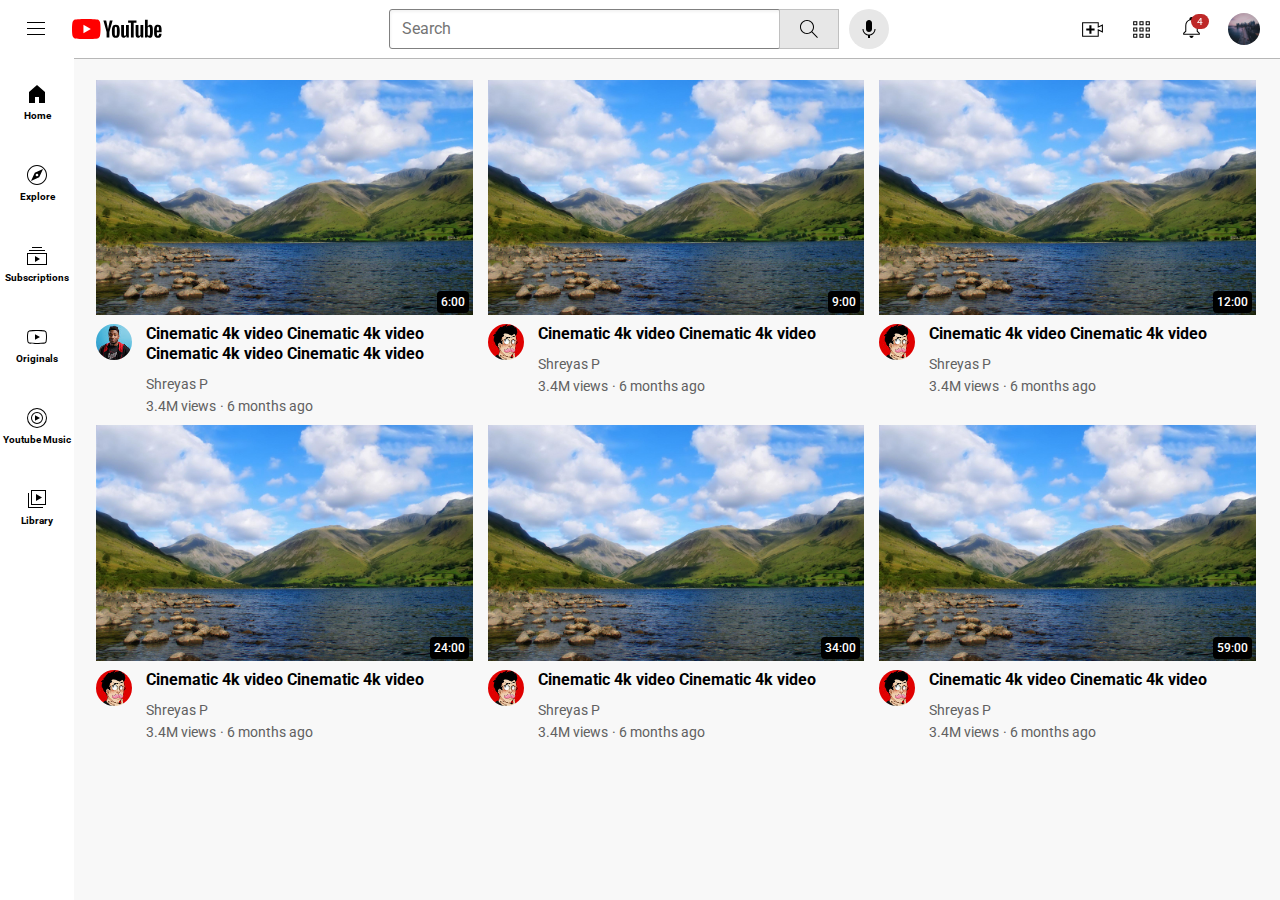
<file: index.html>
<!DOCTYPE html>

<html style="font-family: Roboto, Arial, sans-serif;">
    <head>
        <title>Youtube Clone</title>
    
        <link rel="preconnect" href="https://fonts.googleapis.com">
        <link rel="preconnect" href="https://fonts.gstatic.com" crossorigin>
        <link rel="stylesheet" href="https://fonts.googleapis.com/css?family=Roboto" >
        <link rel="stylesheet" href="yt/general.css">
        <link rel="stylesheet" href="yt/ytheader.css">
        <link rel="stylesheet" href="yt/ytbody.css">
        <link rel="stylesheet" href="yt/ytsidebar.css">
    </head>
    <body>

        <div class="header">
            <div class="left-section">
                    <img class="hamburger-menu" src="header images/hamburger-menu.svg">
                    <img class="youtube-logo" src="header images/youtube-logo.svg">
            </div>
            <div class="middle-section">
                <input class="searchbox" type="text" placeholder="Search">
                <button class="search-button"><img class="search-button-image" src="header images/search.svg">
                    <div class="Search-absolute">Search</div>
                </button>
                <button class="voice-search-icon-button"><img class="voice-search-icon-button-image" src="header images/voice-search-icon.svg" alt="">
                    <div class="Search-absolute">Search with your voice</div>
                </button>
            </div>
            <div class="right-section">
                <div class="upload-icon-container">
                <img class="upload-image" src="header images/upload.svg">
                <div class="Search-absolute">Create</div>
                </div>
                <img class="youtube-apps-image" src="header images/youtube-apps.svg">

                <div class="notifications-image-container">
                <img class="notifications-image" src="header images/notifications (1).svg">
                <div class="notification-image-count">4</div>
                </div>

                <img class="my-channel-image" src="header images/download.jpeg">
                    
            </div>
        </div>

        <div class="sidebar-fixed">
            <div class="sidebar-link">
                <img src="side images/home.svg">
                <div>Home</div>
            </div>
            
            <div class="sidebar-link">
                <img src="side images/explore.svg">
                <div>Explore</div>
            </div>
            <div class="sidebar-link">
                <img src="side images/subscriptions.svg">
                <div>Subscriptions</div>
            </div>
            <div class="sidebar-link">
                <img src="side images/originals.svg">
                <div>Originals</div>
            </div>
            <div class="sidebar-link">
                <img src="side images/youtube-music.svg">
                <div>Youtube Music</div>
            </div>
            <div class="sidebar-link">
                <img src="side images/library.svg">
                <div>Library</div>
            </div>
        </div>







        
        

        <div class="video-grid">

           <div class="firstimage">
                    <div class="row1st"> 
                    <img class="pic2" src="pics/72069.jpg">
                        <div class="video-time">6:00</div>
                     </div>
                <div class="video-info-grid">
                    <div class="profile_pic">
                        <img class="editprofilepic" src="yt images/channel-1.jpeg">
                    </div>
                    <div class="nexttoprofile">
                        <p class="a">Cinematic 4k video Cinematic 4k video Cinematic 4k video Cinematic 4k video </p>
                        <p class="b">Shreyas P</p>
                        <p class="c">3.4M views</p>
                        <p class="d"> &#183; 6 months ago</p>
                    </div>
                    
                    
                </div>
        </div>

        <div class="firstimage">
            <div class="row1st"> 
                <img class="pic2" src="pics/72069.jpg">
                <div class="video-time">9:00</div>
            </div>
            <div class="video-info-grid">
                <div class="profile_pic">
                    <img class="editprofilepic" src="yt images/channel-2.jpeg">
                    
                </div>
                <div class="nexttoprofile">
                    
                    <p class="a">Cinematic 4k video Cinematic 4k video  </p>
                   
                    <p class="b">Shreyas P</p>
                    <p class="c">3.4M views</p>
                    <p class="d"> &#183; 6 months ago</p>
                </div>
                
                
            </div>
        </div>



       <div class="firstimage">
            <div class="row1st"> 
                <img class="pic2" src="pics/72069.jpg">
                <div class="video-time">12:00</div>
            </div>
            <div class="video-info-grid">
                <div class="profile_pic">
                    <img class="editprofilepic" src="yt images/channel-2.jpeg">
                </div>
                <div class="nexttoprofile">
                    <p class="a">Cinematic 4k video Cinematic 4k video  </p>
                    <p class="b">Shreyas P</p>
                    <p class="c">3.4M views</p>
                    <p class="d"> &#183; 6 months ago</p>
                </div>
                
                
            </div>
        </div>

      <div class="firstimage">
            <div class="row1st"> 
                <img class="pic2" src="pics/72069.jpg">
                <div class="video-time">24:00</div>
            </div>
            <div class="video-info-grid">
                <div class="profile_pic">
                    <img class="editprofilepic" src="yt images/channel-2.jpeg">
                </div>
                <div class="nexttoprofile">
                    <p class="a">Cinematic 4k video Cinematic 4k video  </p>
                    <p class="b">Shreyas P</p>
                    <p class="c">3.4M views</p>
                    <p class="d"> &#183; 6 months ago</p>
                </div>
                
                
            </div>
        </div>


        <div class="firstimage">
            <div class="row1st"> 
                <img class="pic2" src="pics/72069.jpg">
                <div class="video-time">34:00</div>
            </div>
            <div class="video-info-grid">
                <div class="profile_pic">
                    <img class="editprofilepic" src="yt images/channel-2.jpeg">
                </div>
                <div class="nexttoprofile">
                    <p class="a">Cinematic 4k video Cinematic 4k video  </p>
                    <p class="b">Shreyas P</p>
                    <p class="c">3.4M views</p>
                    <p class="d"> &#183; 6 months ago</p>
                </div>
                
                
            </div>
        </div>


        <div class="firstimage">
            <div class="row1st"> 
                <img class="pic2" src="pics/72069.jpg">
                <div class="video-time">59:00</div>
            </div>
            <div class="video-info-grid">
                <div class="profile_pic">
                    <img class="editprofilepic" src="yt images/channel-2.jpeg">
                </div>
                <div class="nexttoprofile">
                    <p class="a">Cinematic 4k video Cinematic 4k video  </p>
                    <p class="b">Shreyas P</p>
                    <p class="c">3.4M views</p>
                    <p class="d"> &#183; 6 months ago</p>
                </div>
                
                
            </div>
        

    






    
        
    </body>
</html>
</file>
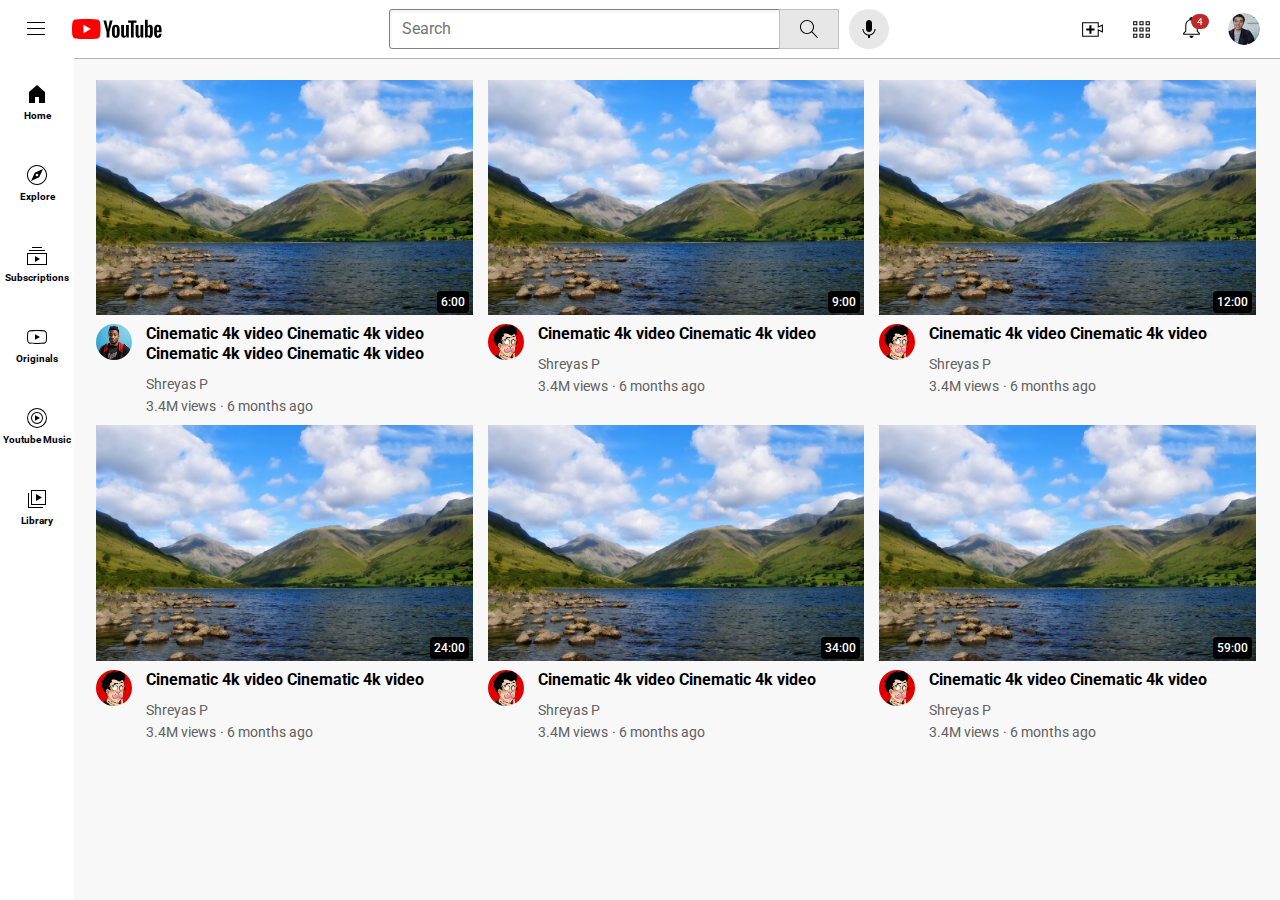
<file: youtube.html>
<!DOCTYPE html>

<html style="font-family: Roboto, Arial, sans-serif;">
    <head>
        <title>Youtube Clone</title>
    
        <link rel="preconnect" href="https://fonts.googleapis.com">
        <link rel="preconnect" href="https://fonts.gstatic.com" crossorigin>
        <link rel="stylesheet" href="https://fonts.googleapis.com/css?family=Roboto" >
        <link rel="stylesheet" href="yt/general.css">
        <link rel="stylesheet" href="yt/ytheader.css">
        <link rel="stylesheet" href="yt/ytbody.css">
        <link rel="stylesheet" href="yt/ytsidebar.css">
    </head>
    <body>

        <div class="header">
            <div class="left-section">
                    <img class="hamburger-menu" src="header images/hamburger-menu.svg">
                    <img class="youtube-logo" src="header images/youtube-logo.svg">
            </div>
            <div class="middle-section">
                <input class="searchbox" type="text" placeholder="Search">
                <button class="search-button"><img class="search-button-image" src="header images/search.svg">
                    <div class="Search-absolute">Search</div>
                </button>
                <button class="voice-search-icon-button"><img class="voice-search-icon-button-image" src="header images/voice-search-icon.svg" alt="">
                    <div class="Search-absolute">Search with your voice</div>
                </button>
            </div>
            <div class="right-section">
                <div class="upload-icon-container">
                <img class="upload-image" src="header images/upload.svg">
                <div class="Search-absolute">Create</div>
                </div>
                <img class="youtube-apps-image" src="header images/youtube-apps.svg">

                <div class="notifications-image-container">
                <img class="notifications-image" src="header images/notifications (1).svg">
                <div class="notification-image-count">4</div>
                </div>

                <img class="my-channel-image" src="header images/my-channel.jpeg">
                    
            </div>
        </div>

        <div class="sidebar-fixed">
            <div class="sidebar-link">
                <img src="side images/home.svg">
                <div>Home</div>
            </div>
            
            <div class="sidebar-link">
                <img src="side images/explore.svg">
                <div>Explore</div>
            </div>
            <div class="sidebar-link">
                <img src="side images/subscriptions.svg">
                <div>Subscriptions</div>
            </div>
            <div class="sidebar-link">
                <img src="side images/originals.svg">
                <div>Originals</div>
            </div>
            <div class="sidebar-link">
                <img src="side images/youtube-music.svg">
                <div>Youtube Music</div>
            </div>
            <div class="sidebar-link">
                <img src="side images/library.svg">
                <div>Library</div>
            </div>
        </div>







        
        

        <div class="video-grid">

           <div class="firstimage">
                    <div class="row1st"> 
                    <img class="pic2" src="pics/72069.jpg">
                        <div class="video-time">6:00</div>
                     </div>
                <div class="video-info-grid">
                    <div class="profile_pic">
                        <img class="editprofilepic" src="yt images/channel-1.jpeg">
                    </div>
                    <div class="nexttoprofile">
                        <p class="a">Cinematic 4k video Cinematic 4k video Cinematic 4k video Cinematic 4k video </p>
                        <p class="b">Shreyas P</p>
                        <p class="c">3.4M views</p>
                        <p class="d"> &#183; 6 months ago</p>
                    </div>
                    
                    
                </div>
        </div>

        <div class="firstimage">
            <div class="row1st"> 
                <img class="pic2" src="pics/72069.jpg">
                <div class="video-time">9:00</div>
            </div>
            <div class="video-info-grid">
                <div class="profile_pic">
                    <img class="editprofilepic" src="yt images/channel-2.jpeg">
                    
                </div>
                <div class="nexttoprofile">
                    
                    <p class="a">Cinematic 4k video Cinematic 4k video  </p>
                   
                    <p class="b">Shreyas P</p>
                    <p class="c">3.4M views</p>
                    <p class="d"> &#183; 6 months ago</p>
                </div>
                
                
            </div>
        </div>



       <div class="firstimage">
            <div class="row1st"> 
                <img class="pic2" src="pics/72069.jpg">
                <div class="video-time">12:00</div>
            </div>
            <div class="video-info-grid">
                <div class="profile_pic">
                    <img class="editprofilepic" src="yt images/channel-2.jpeg">
                </div>
                <div class="nexttoprofile">
                    <p class="a">Cinematic 4k video Cinematic 4k video  </p>
                    <p class="b">Shreyas P</p>
                    <p class="c">3.4M views</p>
                    <p class="d"> &#183; 6 months ago</p>
                </div>
                
                
            </div>
        </div>

      <div class="firstimage">
            <div class="row1st"> 
                <img class="pic2" src="pics/72069.jpg">
                <div class="video-time">24:00</div>
            </div>
            <div class="video-info-grid">
                <div class="profile_pic">
                    <img class="editprofilepic" src="yt images/channel-2.jpeg">
                </div>
                <div class="nexttoprofile">
                    <p class="a">Cinematic 4k video Cinematic 4k video  </p>
                    <p class="b">Shreyas P</p>
                    <p class="c">3.4M views</p>
                    <p class="d"> &#183; 6 months ago</p>
                </div>
                
                
            </div>
        </div>


        <div class="firstimage">
            <div class="row1st"> 
                <img class="pic2" src="pics/72069.jpg">
                <div class="video-time">34:00</div>
            </div>
            <div class="video-info-grid">
                <div class="profile_pic">
                    <img class="editprofilepic" src="yt images/channel-2.jpeg">
                </div>
                <div class="nexttoprofile">
                    <p class="a">Cinematic 4k video Cinematic 4k video  </p>
                    <p class="b">Shreyas P</p>
                    <p class="c">3.4M views</p>
                    <p class="d"> &#183; 6 months ago</p>
                </div>
                
                
            </div>
        </div>


        <div class="firstimage">
            <div class="row1st"> 
                <img class="pic2" src="pics/72069.jpg">
                <div class="video-time">59:00</div>
            </div>
            <div class="video-info-grid">
                <div class="profile_pic">
                    <img class="editprofilepic" src="yt images/channel-2.jpeg">
                </div>
                <div class="nexttoprofile">
                    <p class="a">Cinematic 4k video Cinematic 4k video  </p>
                    <p class="b">Shreyas P</p>
                    <p class="c">3.4M views</p>
                    <p class="d"> &#183; 6 months ago</p>
                </div>
                
                
            </div>
        

    






    
        
    </body>
</html>
</file>
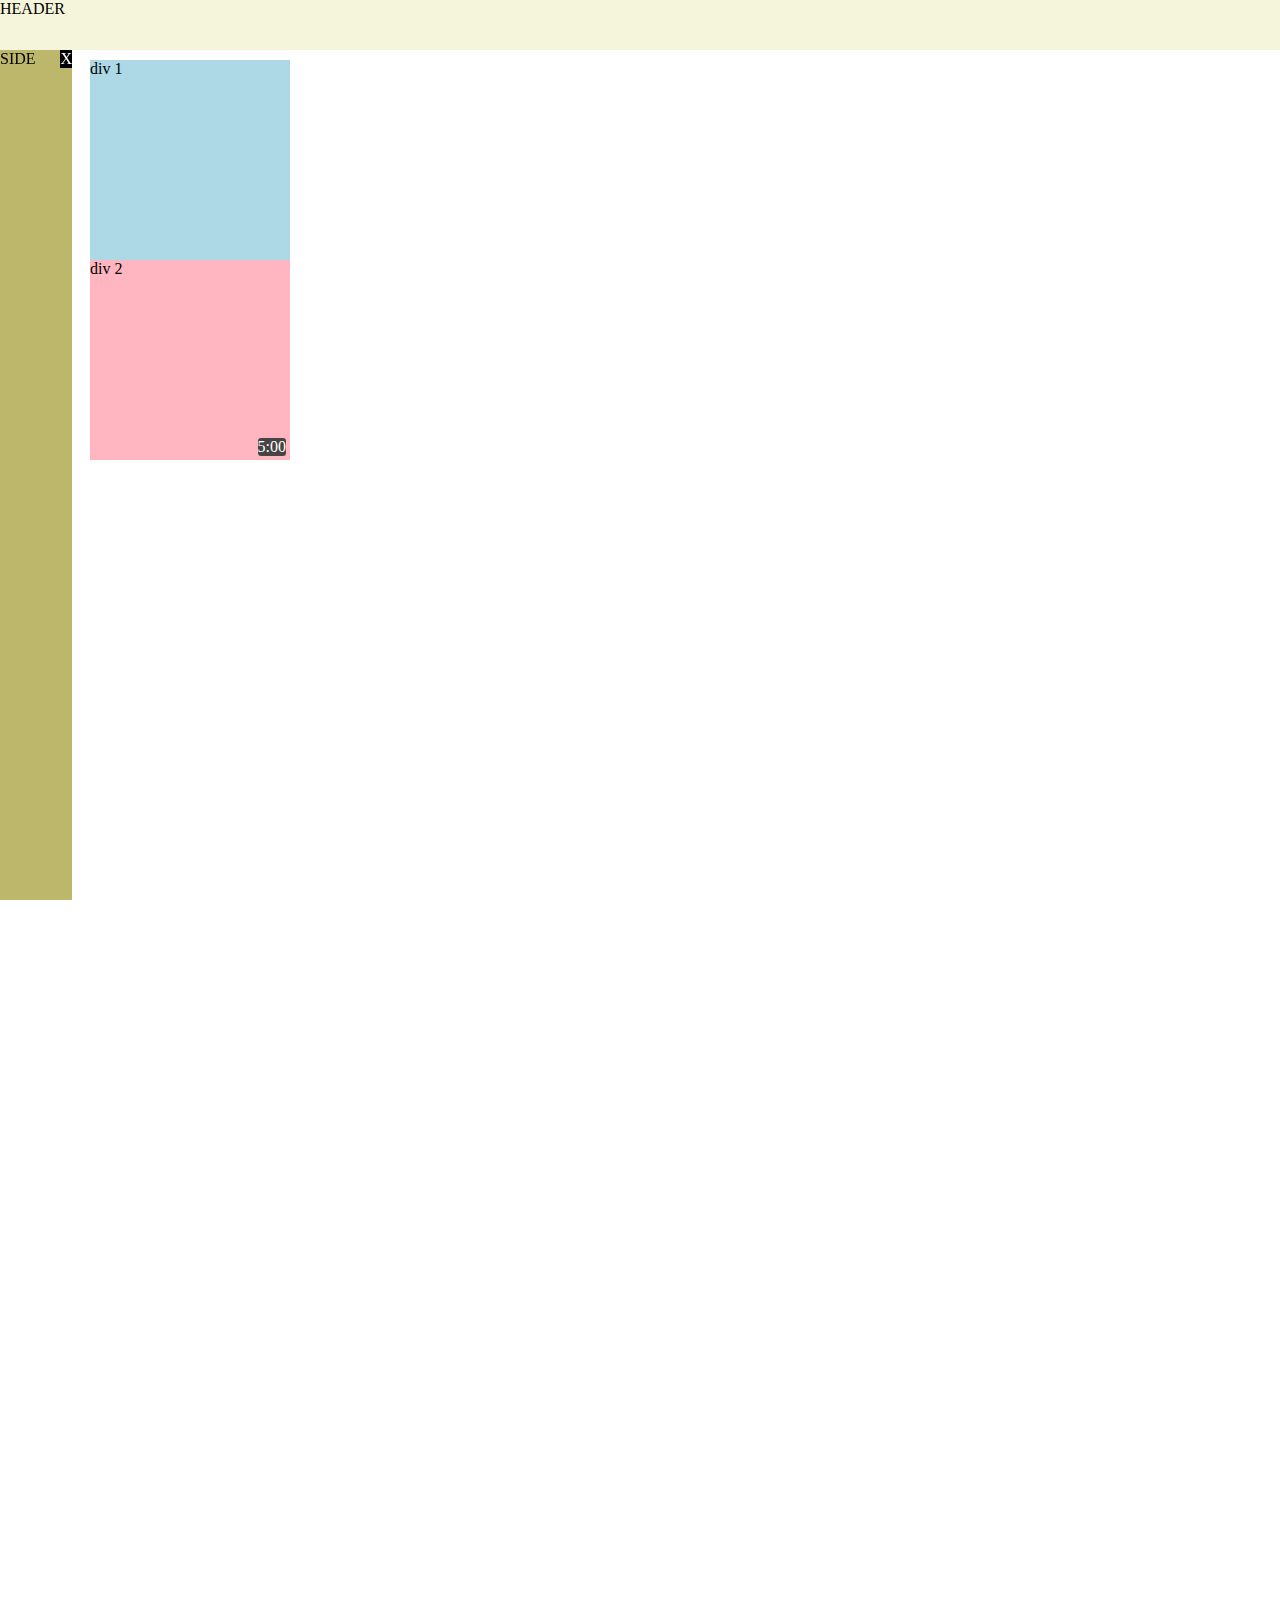
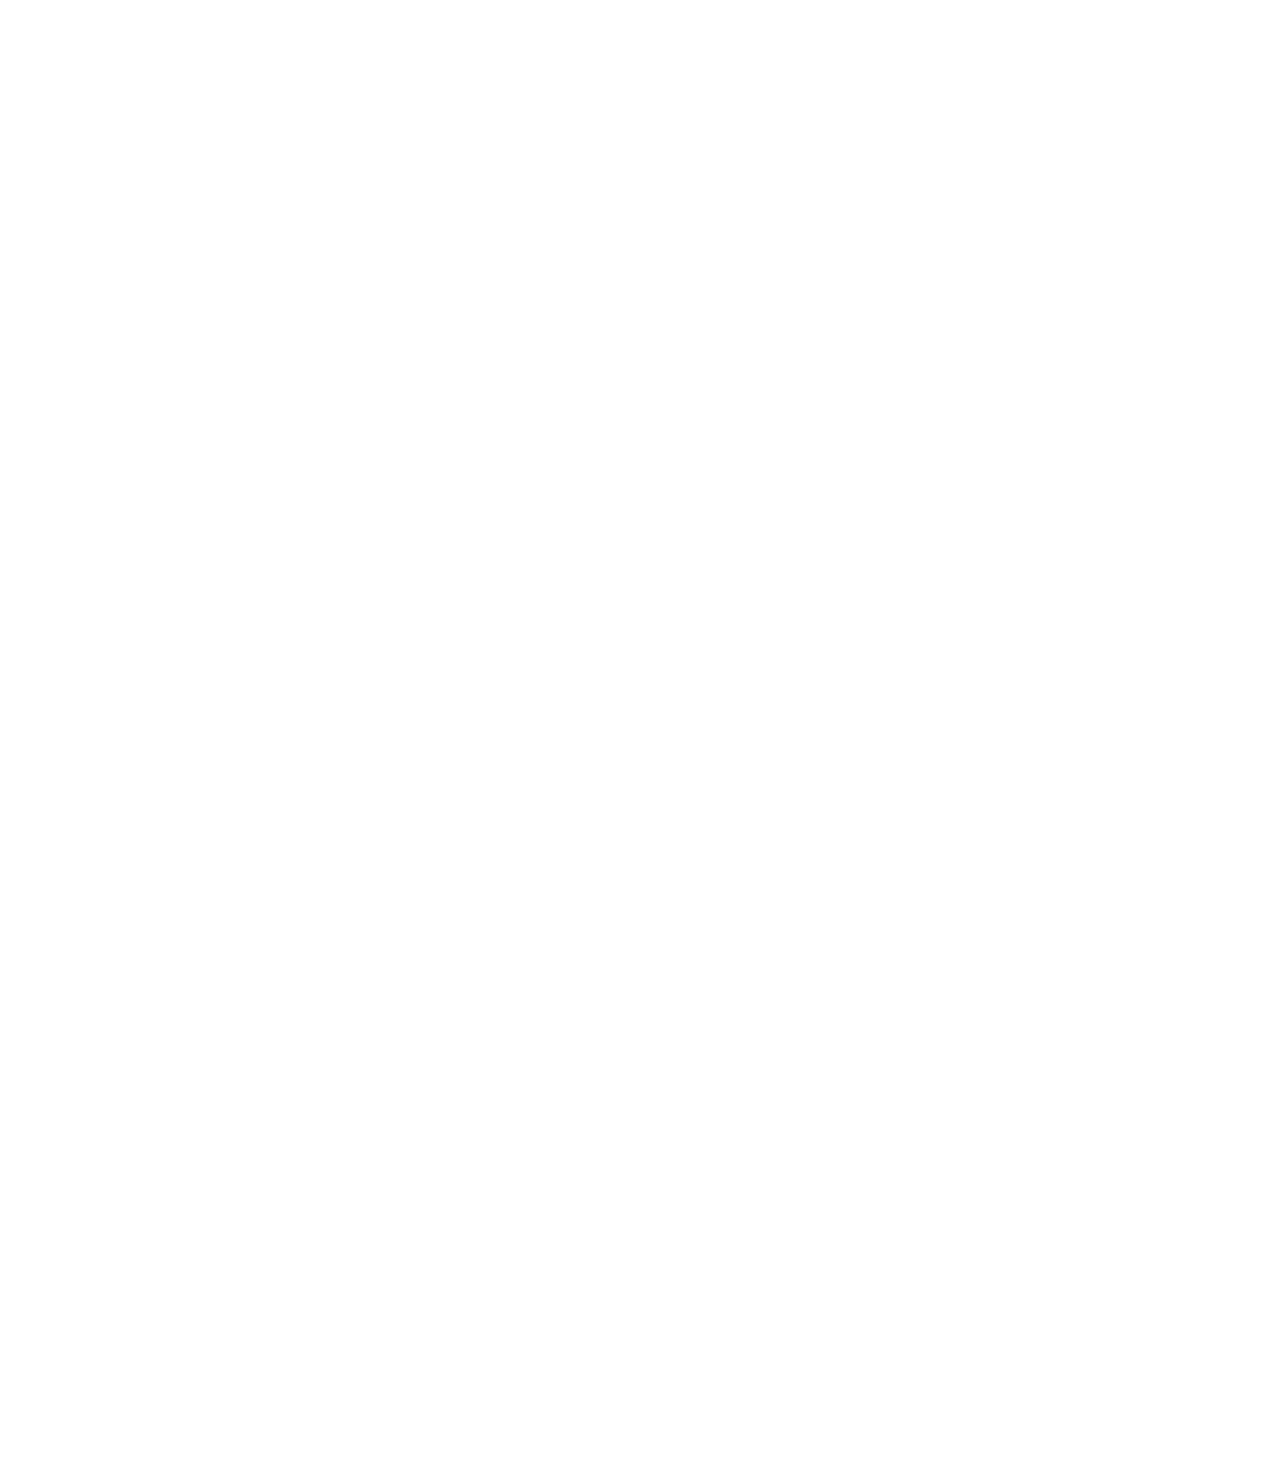
<file: practise/css_position.html>
<!DOCTYPE html>
<html>
<head>
    <title>Position Practise</title>
</head>
<body style="height: 3000px;
margin-top: 60px;
margin-left: 90px;">

    <div style="position: fixed;
                background-color: beige;
                top:0;
                left:0;  
                right: 0;  
                height: 50px; 
                z-index: 1;          
                ">
        HEADER
    </div>

    <div style="background-color: darkkhaki;
    position: fixed;
    left: 0;
    bottom:0;
    top:50px;
    width: 72px;
    ">
        SIDE
        <div style="
    position: absolute;
    background-color: rgb(0, 0, 0);
    color: white;
    right: 0px;
    top:0px;
    z-index: 0;">
       X
    </div>
         
    </div>



    <div style="
    background-color: lightblue;
    height:200px;
    width: 200px;
    
    ">
        div 1
    </div>

    <div style="
    background-color: lightpink;
    height: 200px;
    width: 200px;
    position: relative;
    ">
        div 2
        <div style="
    position: absolute;
    background-color: rgb(71, 68, 68);
    color: white;
    border-radius: 3px;
   right: 4px;
   bottom: 4px;
    z-index: 0;">
        5:00
    </div>
    </div>
    
</body>
</html>
</file>
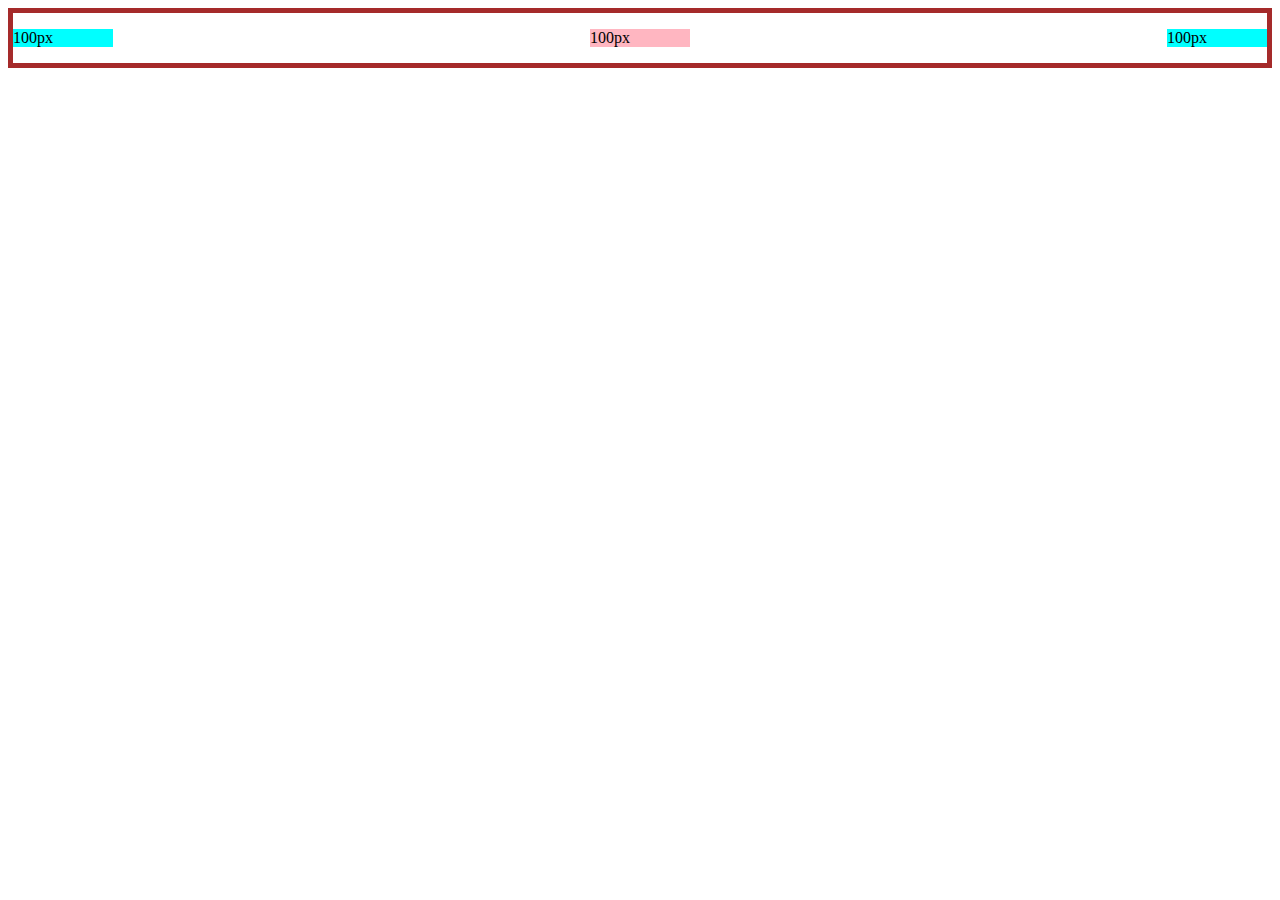
<file: practise/flex.html>
<!DOCTYPE html>
<html>
    <head>
        <title>Flexbox Practise</title>
    </head>

    <body>
        <div style="display: flex;
                    flex-direction: row;  
                    border-width: 5px;  
                    height: 50px;
                    border-style: solid;   
                    border-color: brown; 
                    justify-content: space-between;  
                    align-items:center;  ">
            <div style="background-color: aqua; width: 100px;">100px</div>
            <div style="background-color: lightpink;width: 100px;">100px</div>
            <div style="background-color: aqua; width: 100px;">100px</div>
        </div> 
    </body>
</html>
</file>
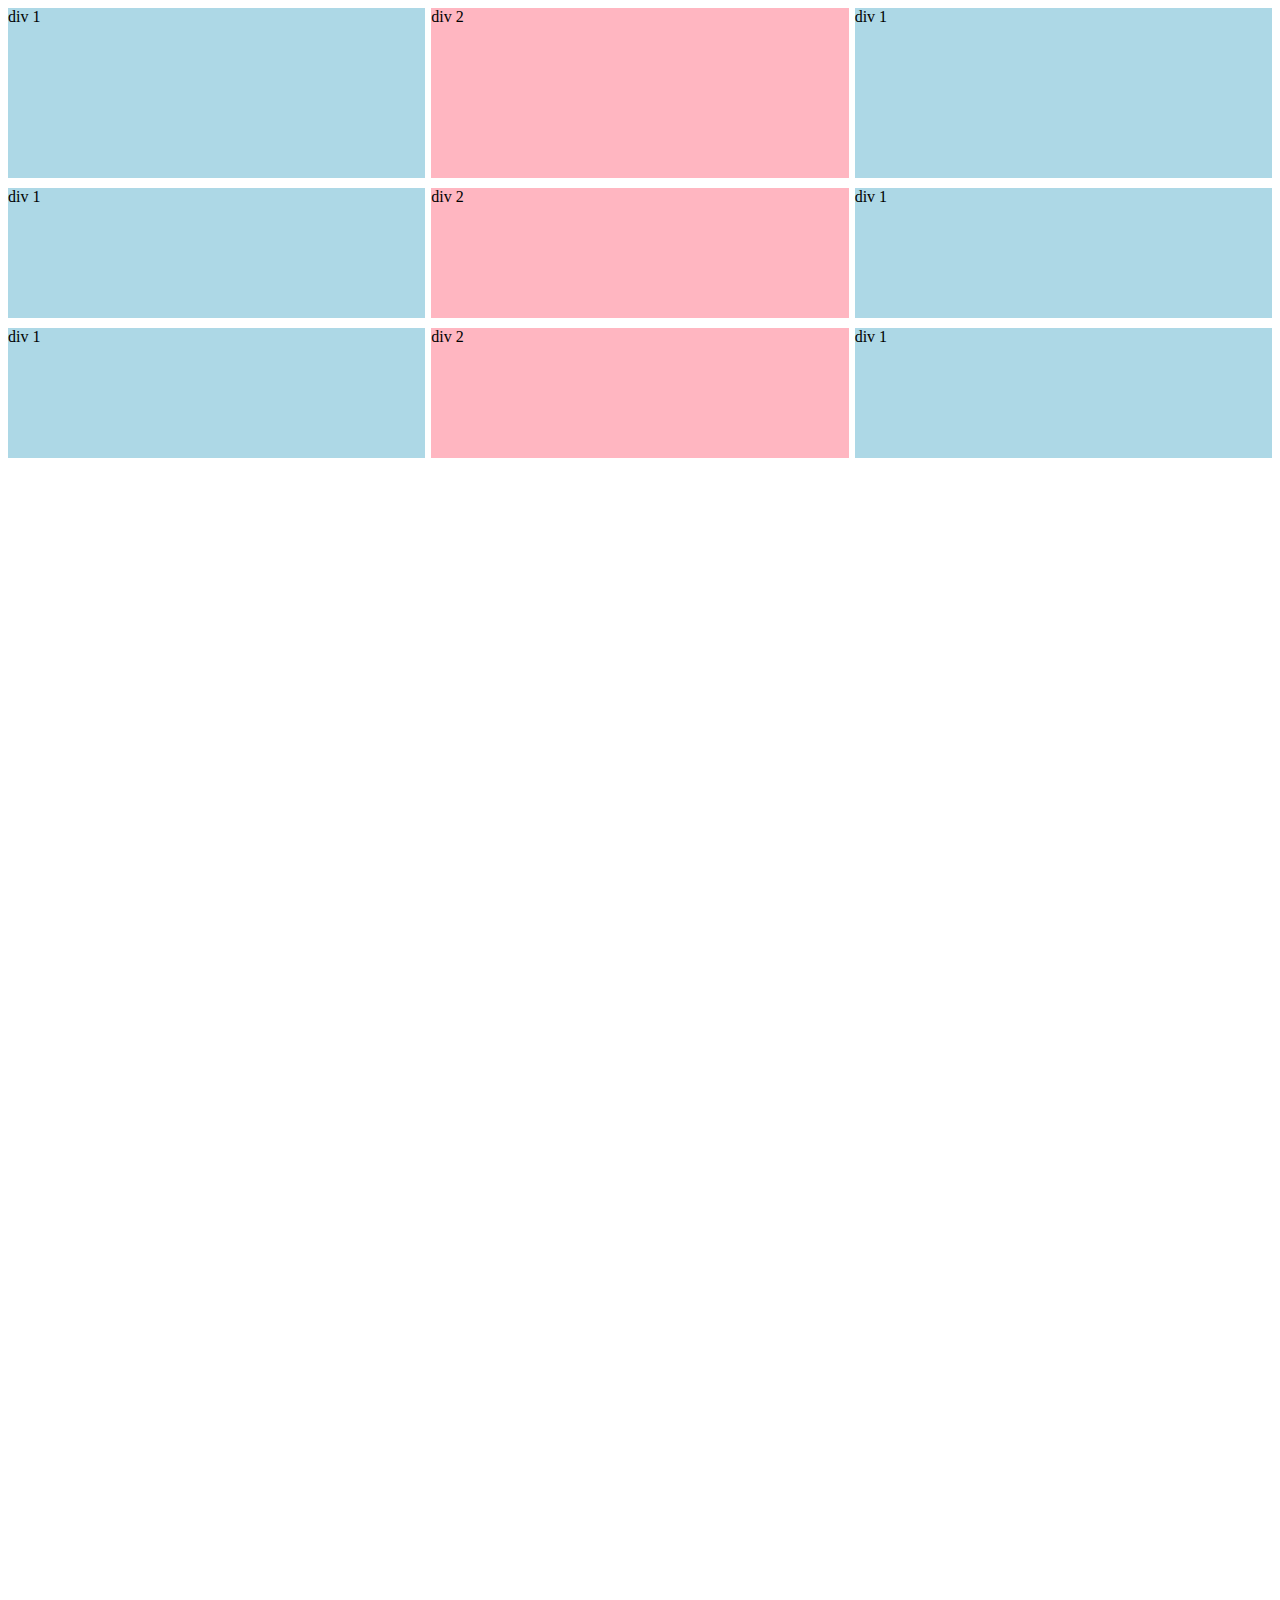
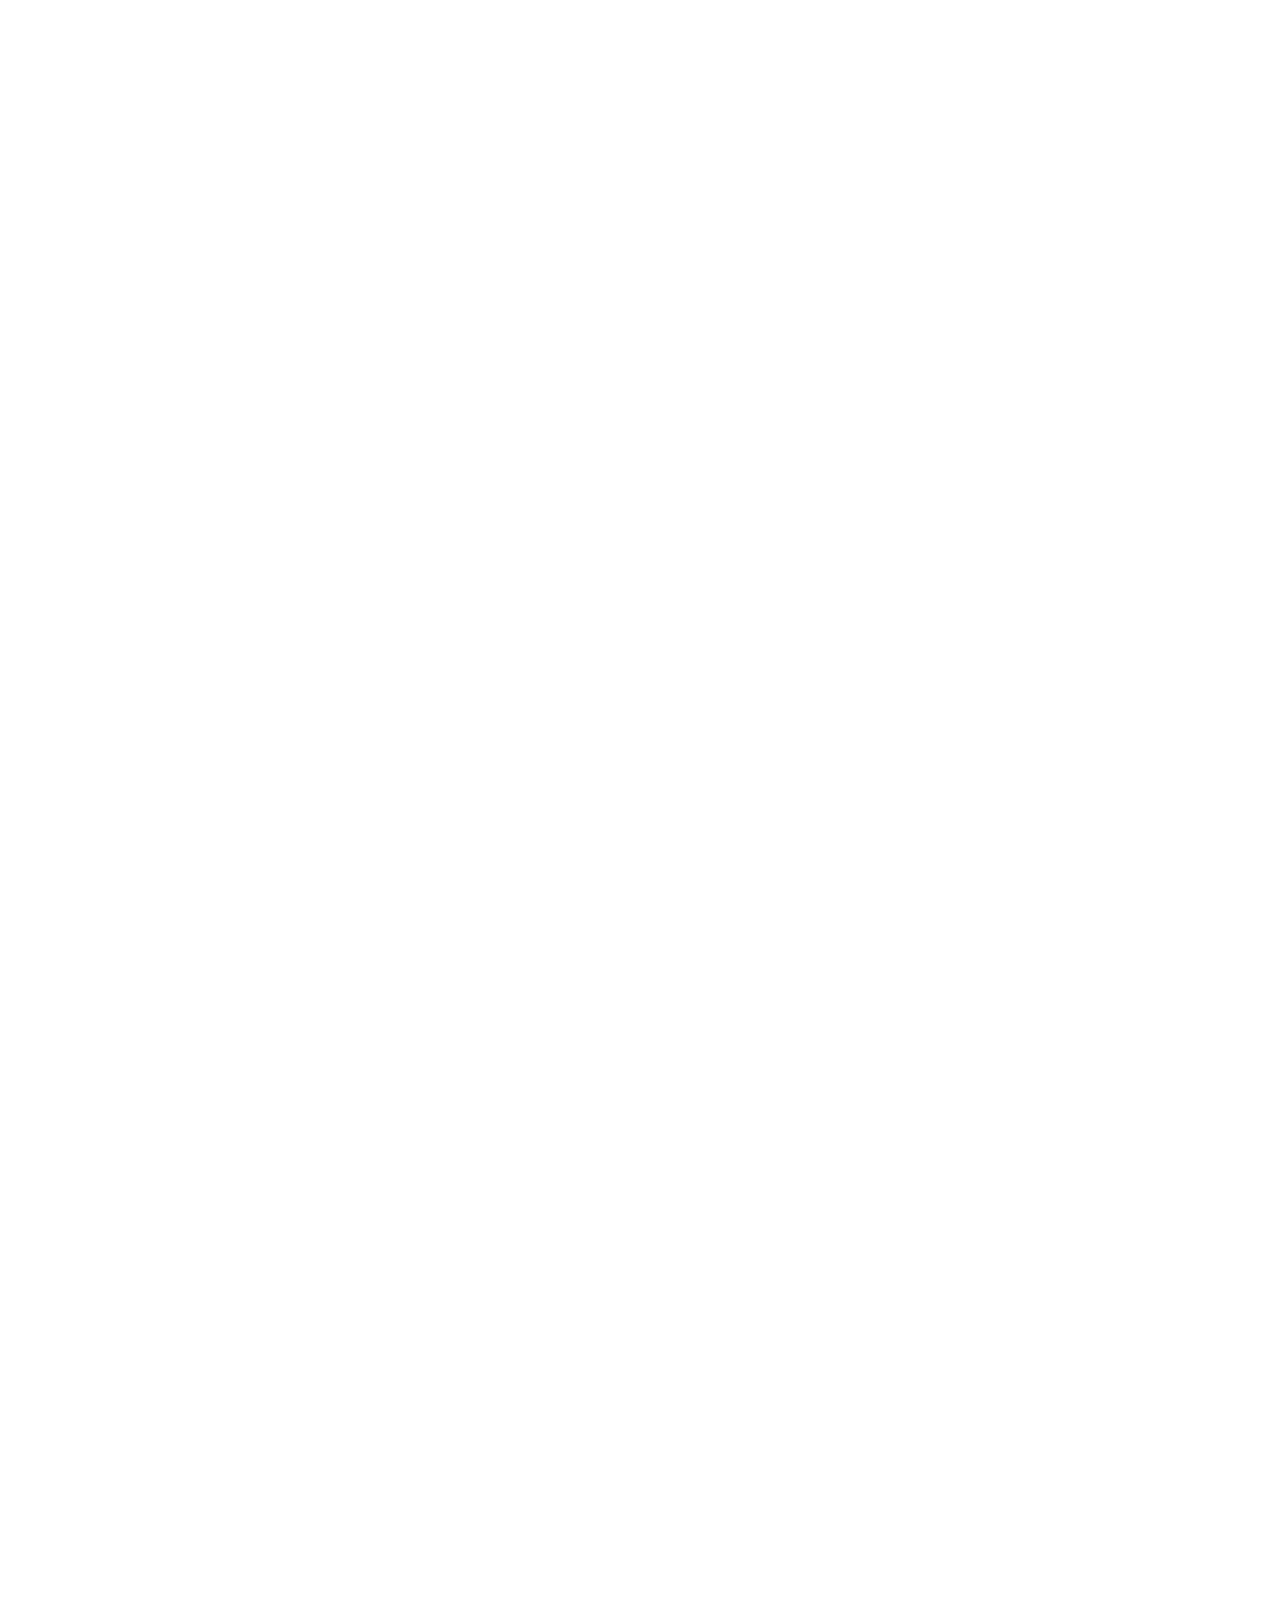
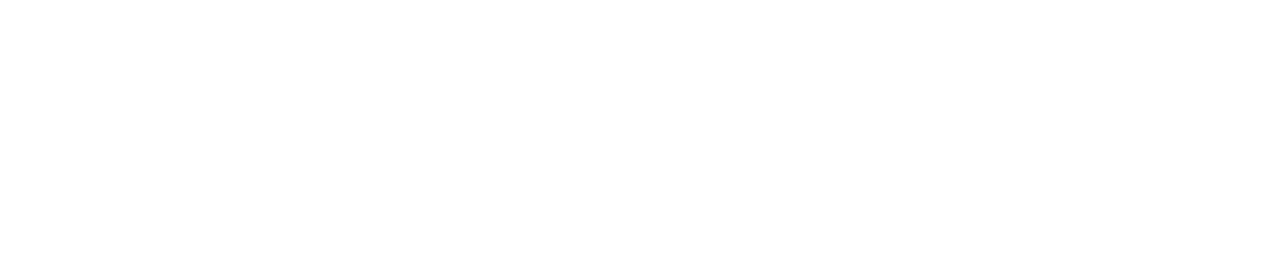
<file: practise/grid.html>
<!DOCTYPE html>
<html>
    <head>
        <title>Grid Practise</title>
    </head>
    <body style="margin-bottom: 3000px;">
        <div style="
        display:grid;
        grid-template-columns:1fr 1fr 1fr;
        height: 170px;column-gap:6px;">
    
            <div style="background-color: lightblue;">
                    div 1
            </div>
            <div style="background-color: lightpink;">
                    div 2
            </div>
            <div style="background-color: lightblue;">
                div 1
            </div>
        </div>


        <div style="
        display:grid;margin-top: 10px;column-gap:6px;
        grid-template-columns: 1fr 1fr 1fr;height: 130px;">
    
            <div style="background-color: lightblue;">
                    div 1
            </div>
            <div style="background-color: lightpink;">
                    div 2
            </div>
            <div style="background-color: lightblue;">
                div 1
            </div>
        </div>

        <div style= "
        display:grid;margin-top: 10px;column-gap:6px;
        grid-template-columns:1fr 1fr 1fr;height: 130px;">
    
            <div style="background-color: lightblue;">
                    div 1
            </div>
            <div style="background-color: lightpink;">
                    div 2
            </div>
            <div style="background-color: lightblue;">
                div 1
            </div>
        </div>

    </body>
</html>
</file>
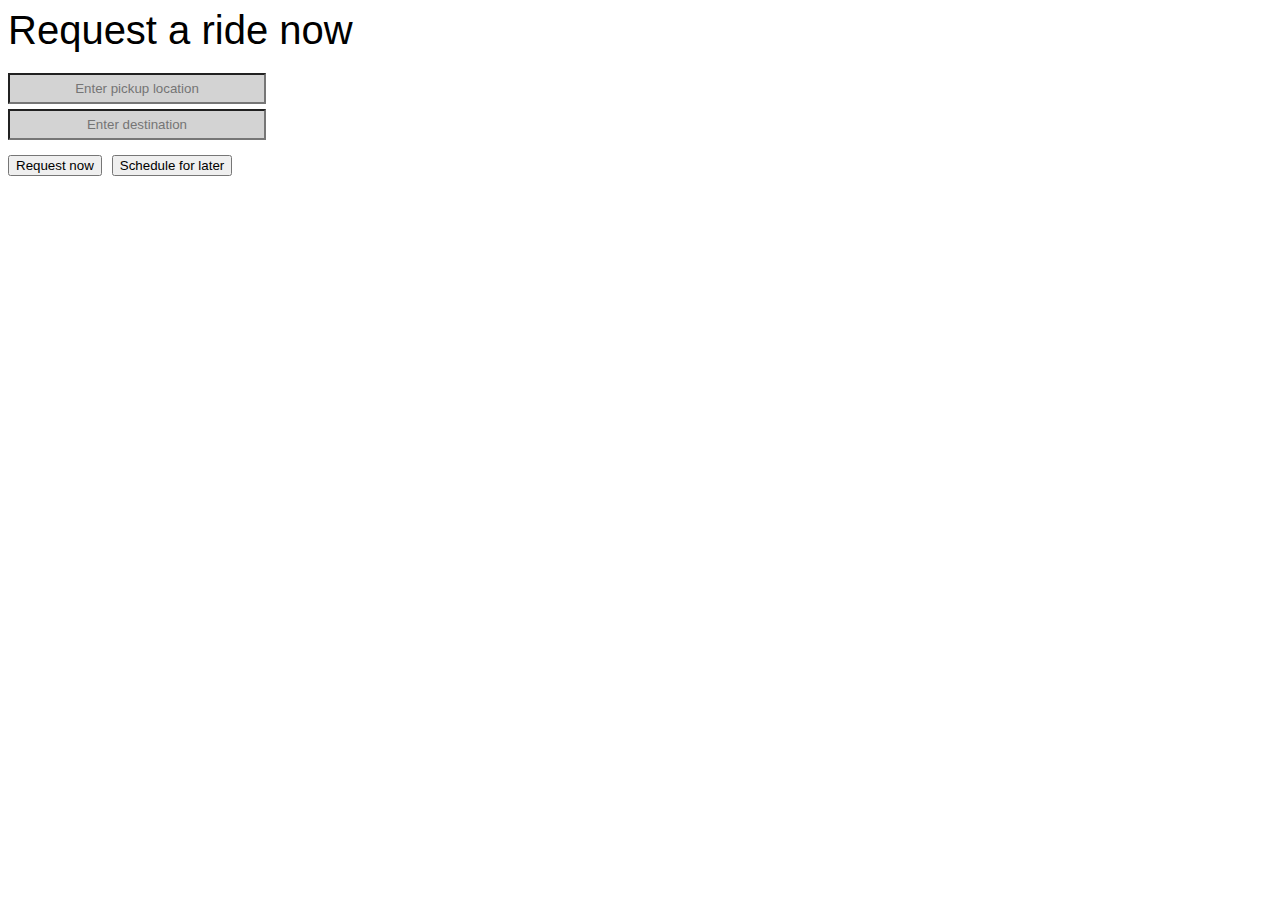
<file: r/uber.html>
<!DOCTYPE html>
<html>
    <head>
        <title>Uber</title>
        <style>
            .intro{
                font-size:40px;
                margin-top: 0px;
                margin-bottom: 20px;
                font-family: Arial, Helvetica, sans-serif;
            }

            .pick{
                display:block;
                margin-top: 0px;
                margin-bottom: 5px ;
                width: 250px;
                height: 25px;
                text-align: center;
                background-color: lightgrey;


            }

            .dest{
                display: block;
                margin-bottom: 15px;
                width: 250px;
                height: 25px;
                text-align: center;
                background-color: lightgrey;
            }

            .now{
                
                margin-right: 6px;

            }

            .later{

            }

        </style>

    </head>
    <body>
        <p class="intro">Request a ride now</p>
        <input class="pick" type="text" placeholder="Enter pickup location">
        <input class="dest" type="text" placeholder="Enter destination">
        <button class="now">Request now</button>
        <button class="later">Schedule for later</button>

 
    </body>
</html>
</file>
<file: yt/general.css>
p{
    font-family: Roboto,Arial;
    margin-top: 0;
    margin-bottom: 0;
}

body{
    margin: 0;
    padding-top: 80px;
    padding-left: 96px;
    padding-right: 24px;
    background-color: rgb(248,248,248);
    padding-bottom: 100px;
}
</file>
<file: yt/ytheader.css>
.header{
    height:58px;
    display: flex;
    flex-direction: row;
    justify-content: space-between;
    position: fixed;
    top:0;
    left:0;
    right: 0;
    background-color: white;
    border-bottom-width: 1px;
    border-bottom-style:solid ;
    border-bottom-color:rgb(183, 183, 183) ;
    z-index: 100;
     
}


.left-section{
   
    
    display: flex;
    align-items: center;
}

.hamburger-menu{
    height:24px;
    margin-left: 24px;
    margin-right: 24px;
}

.youtube-logo{
    height:20px;
}



.middle-section{
    
    flex: 1;
    margin-left: 70px;
    margin-right: 35px;
    max-width: 500px;
   display: flex;
   align-items: center;

}

.searchbox{
    flex: 1;
    height: 36px;
    padding-left: 12px;
    font-size: 16px;
    border-width: 1px;
    border-style: solid;
    border-radius: 3px;
    border-color: gray;
    box-shadow: inset 1px 2px 3px rgba(0,0,0,0.05);
    width: 0;
}

.searchbox::placeholder{
    font-family: Roboto,Arial;
    font-size: 16px;
}


.search-button{
    height: 40px;
    width: 60px;
    background-color: rgb(231, 231, 231);
    border-width:1px ;
    border-style: solid;
    border-color: rgb(192, 192, 192);
    margin-left: -2px;
    margin-right: 10px;
    position: relative;


}



.search-button .Search-absolute, .voice-search-icon-button .Search-absolute,.upload-icon-container .Search-absolute
{
    position: absolute;
    background-color: gray;
    color:white ;
    padding-left: 8px;
    padding-right:8px ;
    padding-bottom:4px ;
    padding-top:4px ;
    border-radius: 2px;
    font-size: 12px;
    bottom: -30px;
    opacity: 0;
    transition: opacity .15s;
    pointer-events: none;
    white-space: nowrap;
}

.search-button:hover .Search-absolute,.voice-search-icon-button:hover .Search-absolute,.upload-icon-container:hover .Search-absolute{
    opacity: 1;
    
}

.search-button-image{
    height: 24px;
    
    
}

.search-button,.voice-search-icon-button,.upload-icon-container {
    display:flex;
    position: relative;
    justify-content: center;
    align-items: center;
}

.voice-search-icon-button{
    height: 40px;
    width: 40px;
    border-radius: 20px;
    border: none;
    background-color:rgb(231, 231, 231) ;
    

}

.voice-search-icon-button-image{

    height: 24px;
}



.right-section{
    margin-right: 20px;
    width:180px;
    display: flex;
    align-items: center;
    justify-content: space-between;
    flex-shrink: 0;
}

.upload-image{
    height:25px;
}

.youtube-apps-image{
    height:25px;
}

.notifications-image{
    height: 25px;
}

.notifications-image-container{
    position: relative;
}

.notification-image-count{
    position: absolute;
    top:-1px;
    right: -5px;
    background-color: rgb(190, 41, 41);
    color: white;
    border-radius: 10px;
    font-family: Roboto,Arial;
    font-size: 10px;
    padding-left: 6px;
    padding-right: 6px;
    padding-top: 2px;
    padding-bottom: 2px;
}


.my-channel-image{
    height: 32px;
    border-radius: 16px;
}
</file>
<file: yt/ytbody.css>
.pic2{
   width: 100%;
    
}
.a{
    margin-top: 0px;
    margin-bottom: 9px;
    font-weight: bold;
    line-height: 20px;
    margin-bottom: 12px;

}
.b{
    margin-top: 0px;
    margin-bottom: 4px;
    font-size: 14px;
    color: #606060;

}
.c,.d{
    display: inline;

    color: #606060;
    font-size: 14px;
    margin-bottom: ;
    

}


.video-info-grid{
    display: grid;
    grid-template-columns: 50px 1fr;
}


.video-grid{
    display: grid;
    grid-template-columns:1fr 1fr 1fr;
    column-gap: 15px;
    row-gap: 10px;
}
    
@media screen and (max-width: 992px){
    .video-grid{
        grid-template-columns: 1fr 1fr;
    }
}


.profile_pic{

}


.nexttoprofile{
    

}

.editprofilepic{
    width: 36px;
    border-radius: 50px;

}

.row1st{
    margin-bottom: 5px;
    position: relative;
}

.video-time{
    
                                position: absolute;
                                font-size: 12px;
                                font-weight: 500; 
                                padding: 4px;
                                background-color: black;
                                color: white;
                                right: 4px;
                                bottom:6px;
                                z-index: 0;
                                border-radius: 4px;
                                font-family: Roboto,Arial;
                        
                          
}
</file>
<file: yt/ytsidebar.css>
.sidebar-fixed{
    position: fixed;
    left: 0;
    bottom: 0;
    top:58px;
    width: 74px;
    z-index: 200;
    padding-top: 3px;
    cursor: pointer;
    background-color: white;
}

.sidebar-link{
    
    height: 80px;
    margin-bottom: 1px;
    display: flex;
    justify-content: center;
    align-items: center;
    padding-left: -5px;
    flex-direction: column;


}

.sidebar-link:hover{
    background-color: rgb(218, 221, 221);
}

.sidebar-link img{
    height: 24px;
    margin-bottom: 4px;

}

.sidebar-link div{
    font-style: 'Roboto';
    font-size: 10px;
    font-weight: bold;

}
</file>
